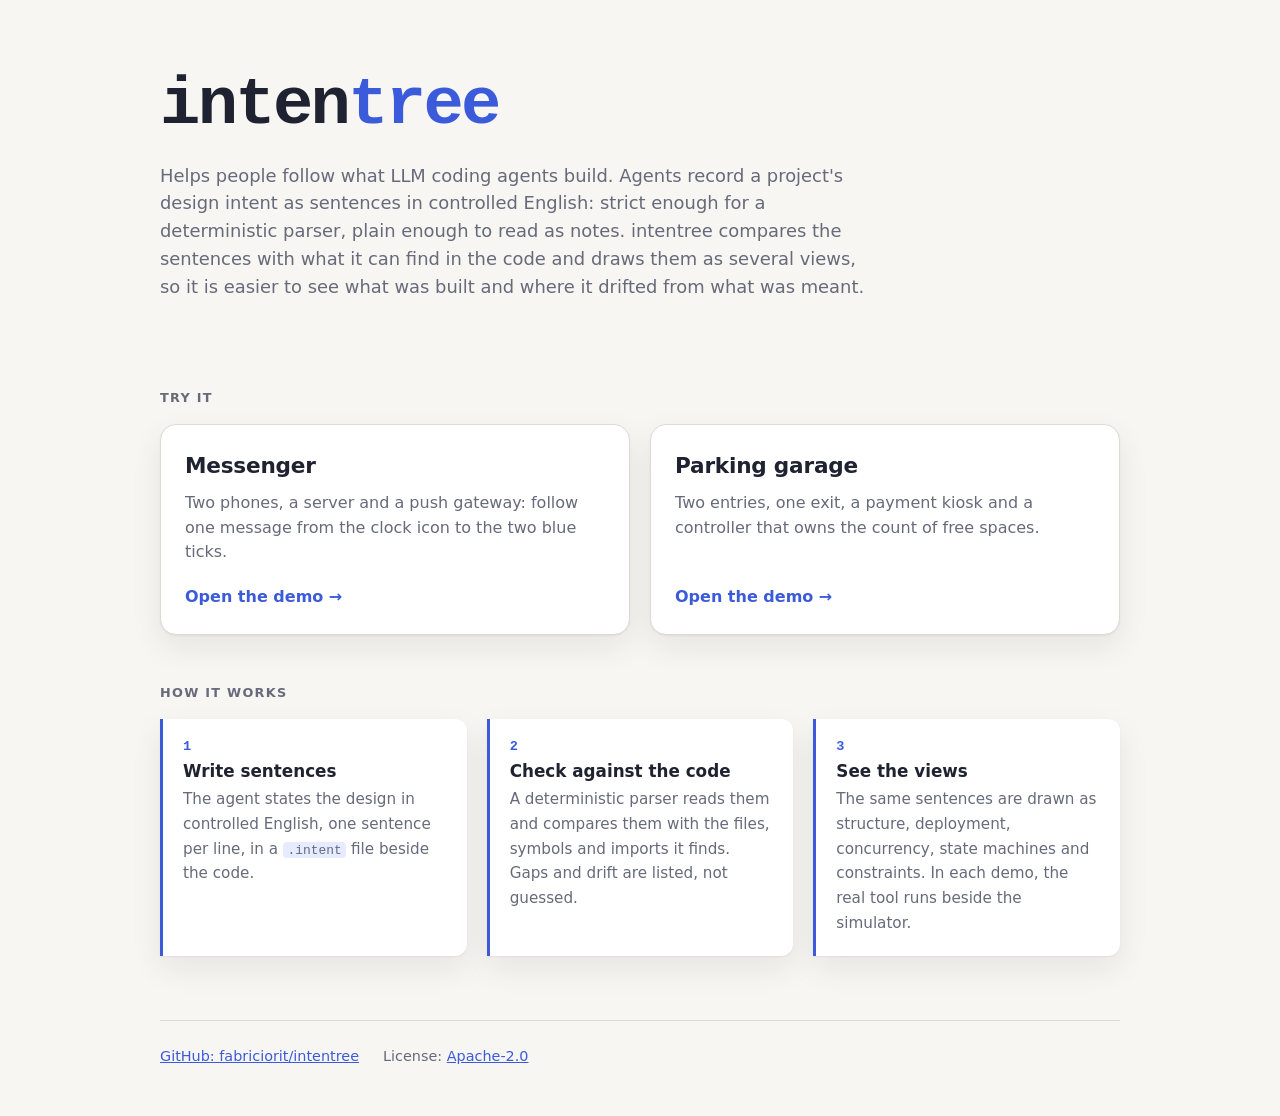
<file: index.html>
<!doctype html>
<html lang="en">
<head>
  <meta charset="utf-8">
  <meta name="viewport" content="width=device-width, initial-scale=1">
  <meta name="color-scheme" content="light dark">
  <meta name="description" content="intentree helps people follow what LLM coding agents build: design intent as controlled-English sentences, checked against the code and drawn as views.">
  <title>intentree: follow what your coding agents build</title>
  <link rel="icon" href="data:,">
  <style>
    :root {
      color-scheme: light dark;
      --bg: #f7f6f2;
      --card: #ffffff;
      --ink: #1f2230;
      --muted: #666a7a;
      --line: #dedbd2;
      --accent: #3b5bdb;
      --accent-ink: #ffffff;
      --accent-soft: #e6ebff;
      --shadow: 0 1px 2px rgb(20 24 40 / 6%), 0 12px 32px rgb(20 24 40 / 8%);
      font-family: system-ui, -apple-system, "Segoe UI", Roboto, sans-serif;
    }
    @media (prefers-color-scheme: dark) {
      :root {
        --bg: #14161d;
        --card: #1c1f29;
        --ink: #e6e8f0;
        --muted: #9aa0b4;
        --line: #30354a;
        --accent: #8ea3ff;
        --accent-ink: #10131f;
        --accent-soft: #252c4d;
        --shadow: 0 1px 2px rgb(0 0 0 / 30%), 0 12px 32px rgb(0 0 0 / 35%);
      }
    }
    * { box-sizing: border-box; }
    body { margin: 0; background: var(--bg); color: var(--ink); line-height: 1.55; }
    a { color: var(--accent); }
    main, footer { width: min(960px, 100% - 2.5rem); margin-inline: auto; }

    .hero { padding: 4.5rem 0 2.5rem; }
    .hero__name { margin: 0; font: 700 clamp(2.6rem, 8vw, 4.2rem)/1 ui-monospace, "SF Mono", Menlo, Consolas, monospace; letter-spacing: -0.04em; }
    .hero__name span { color: var(--accent); }
    .hero p { margin: 1.4rem 0 0; max-width: 62ch; font-size: 1.12rem; color: var(--muted); }
    .hero p strong { color: var(--ink); font-weight: 600; }

    h2 { margin: 3rem 0 1rem; font-size: 0.8rem; letter-spacing: 0.1em; text-transform: uppercase; color: var(--muted); }
    .cards { display: grid; gap: 1.25rem; grid-template-columns: repeat(auto-fit, minmax(min(100%, 22rem), 1fr)); }
    .card { display: flex; flex-direction: column; gap: 0.5rem; padding: 1.5rem; border: 1px solid var(--line); border-radius: 16px; background: var(--card); box-shadow: var(--shadow); color: inherit; text-decoration: none; transition: transform 0.18s ease, border-color 0.18s ease; }
    .card:hover, .card:focus-visible { transform: translateY(-3px); border-color: var(--accent); }
    .card:focus-visible { outline: 3px solid var(--accent-soft); outline-offset: 2px; }
    .card h3 { margin: 0; font-size: 1.35rem; letter-spacing: -0.01em; }
    .card p { margin: 0; color: var(--muted); flex: 1; }
    .card__go { margin-top: 0.75rem; font-weight: 600; color: var(--accent); }
    .card__go::after { content: " \2192"; }

    .steps { list-style: none; margin: 0; padding: 0; display: grid; gap: 1.25rem; grid-template-columns: repeat(auto-fit, minmax(min(100%, 16rem), 1fr)); counter-reset: step; }
    .steps li { counter-increment: step; padding: 1.25rem 1.25rem 1.25rem 1.25rem; border-left: 3px solid var(--accent); background: var(--card); border-radius: 0 12px 12px 0; box-shadow: var(--shadow); }
    .steps li::before { content: counter(step); display: block; margin-bottom: 0.25rem; font: 700 0.85rem ui-monospace, Menlo, Consolas, monospace; color: var(--accent); }
    .steps strong { display: block; font-size: 1.05rem; margin-bottom: 0.2rem; }
    .steps span { color: var(--muted); font-size: 0.95rem; }
    .steps code { font-family: ui-monospace, Menlo, Consolas, monospace; font-size: 0.85em; background: var(--accent-soft); padding: 0.05em 0.35em; border-radius: 4px; }

    footer { margin-top: 4rem; padding: 1.5rem 0 3rem; border-top: 1px solid var(--line); display: flex; flex-wrap: wrap; gap: 0.5rem 1.5rem; color: var(--muted); font-size: 0.9rem; }
  </style>
</head>
<body>
  <main>
    <section class="hero">
      <h1 class="hero__name">inten<span>tree</span></h1>
      <p>Helps people follow what LLM coding agents build. Agents record a project's design intent as sentences in controlled English: strict enough for a deterministic parser, plain enough to read as notes. intentree compares the sentences with what it can find in the code and draws them as several views, so it is easier to see what was built and where it drifted from what was meant.</p>
    </section>

    <h2>Try it</h2>
    <div class="cards">
      <a class="card" id="card-messenger" href="examples/messenger/">
        <h3>Messenger</h3>
        <p>A WhatsApp-style chat simulated in the browser: two phones, a server and a push gateway.</p>
        <span class="card__go">Open the demo</span>
      </a>
      <a class="card" id="card-parking" href="examples/parking/">
        <h3>Parking garage</h3>
        <p>Two entries, one exit, a payment kiosk and a controller that owns the count of free spaces.</p>
        <span class="card__go">Open the demo</span>
      </a>
    </div>

    <h2>How it works</h2>
    <ol class="steps">
      <li><strong>Write sentences</strong><span>The agent states the design in controlled English, one sentence per line, in a <code>.intent</code> file beside the code.</span></li>
      <li><strong>Check against the code</strong><span>A deterministic parser reads them and compares them with the files, symbols and imports it finds. Gaps and drift are listed, not guessed.</span></li>
      <li><strong>See the views</strong><span>The same sentences are drawn as structure, deployment, concurrency, state machines and constraints. In each demo, the real tool runs beside the simulator.</span></li>
    </ol>
  </main>

  <footer>
    <a href="https://github.com/fabriciorit/intentree">GitHub: fabriciorit/intentree</a>
    <span>License: <a href="https://github.com/fabriciorit/intentree/blob/main/LICENSE">Apache-2.0</a></span>
  </footer>

  <script>
    // Title and tagline come from each demo's demo.json; the text above is the fallback.
    for (const id of ["messenger", "parking"]) {
      const card = document.getElementById("card-" + id);
      fetch(card.getAttribute("href") + "demo.json")
        .then((r) => (r.ok ? r.json() : Promise.reject(r.status)))
        .then((demo) => {
          if (demo.title) card.querySelector("h3").textContent = demo.title;
          if (demo.tagline) card.querySelector("p").textContent = demo.tagline;
        })
        .catch(() => {});
    }
  </script>
</body>
</html>
</file>
